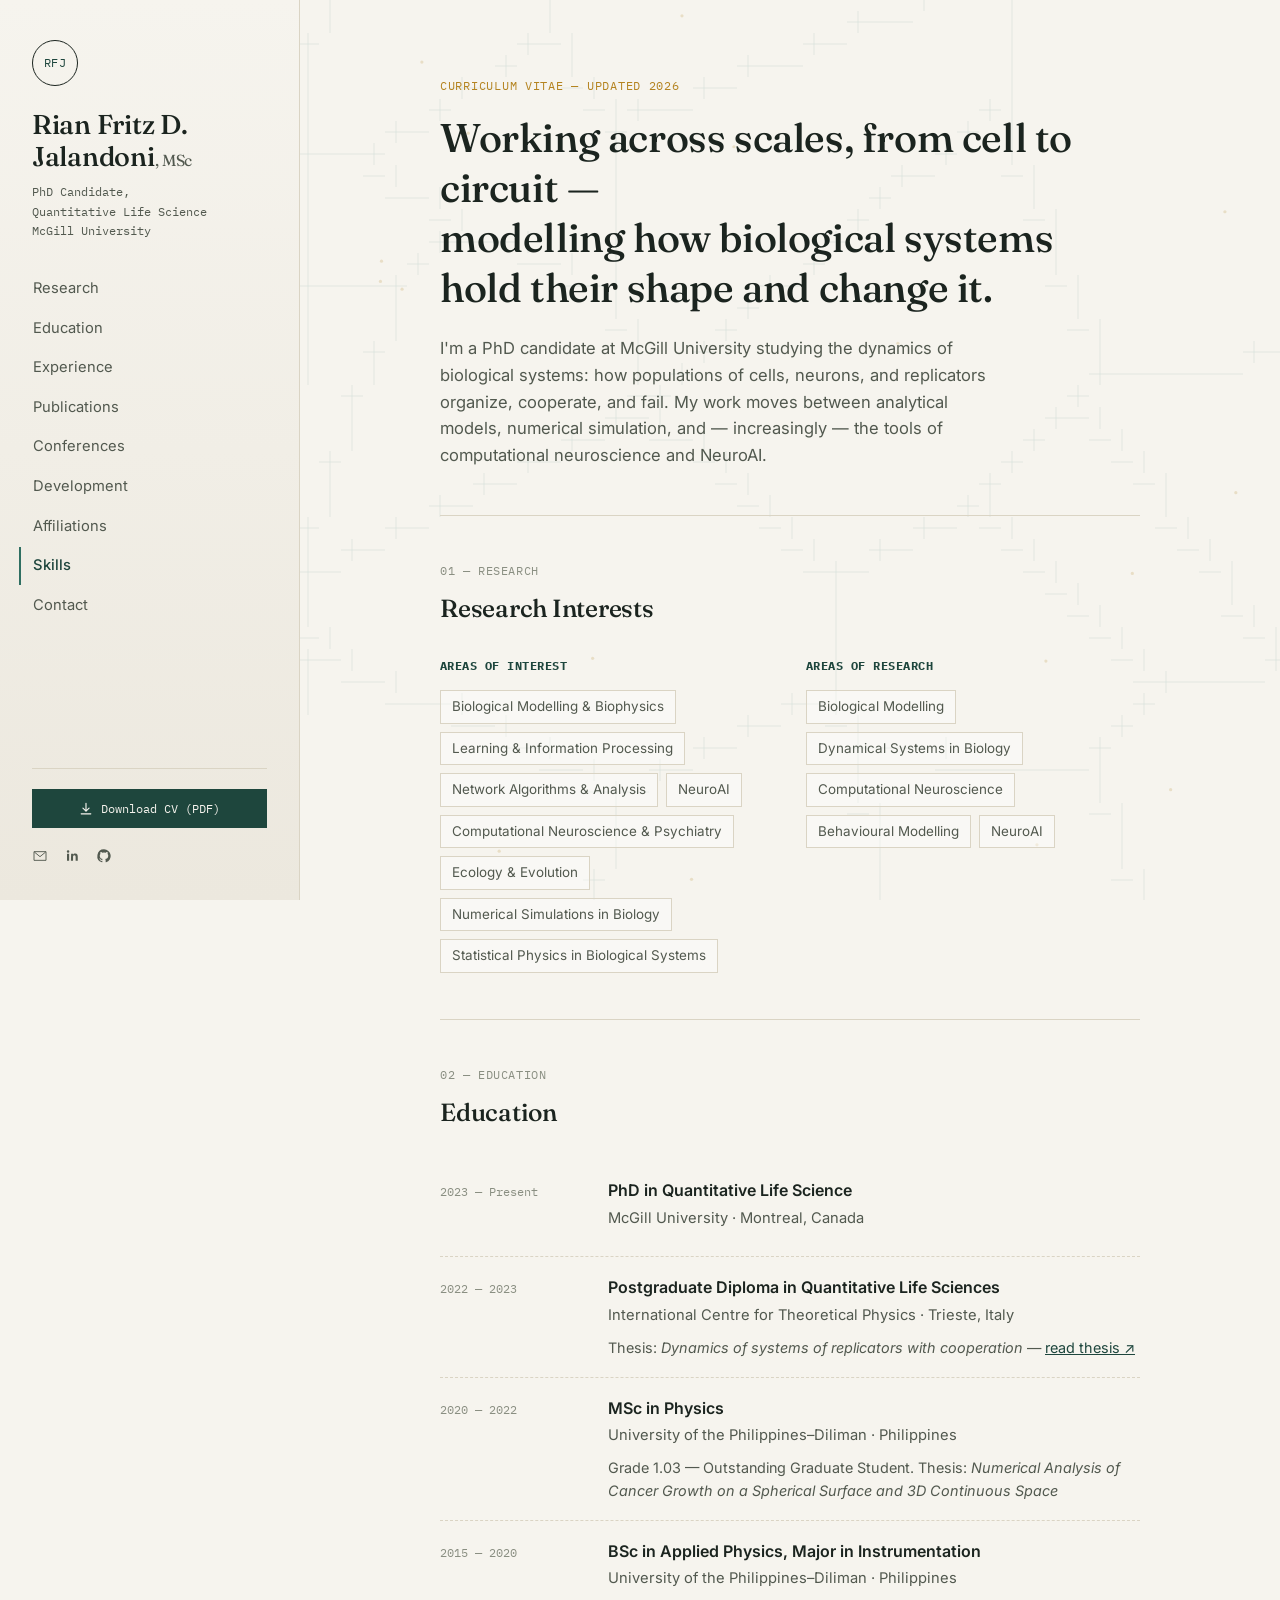
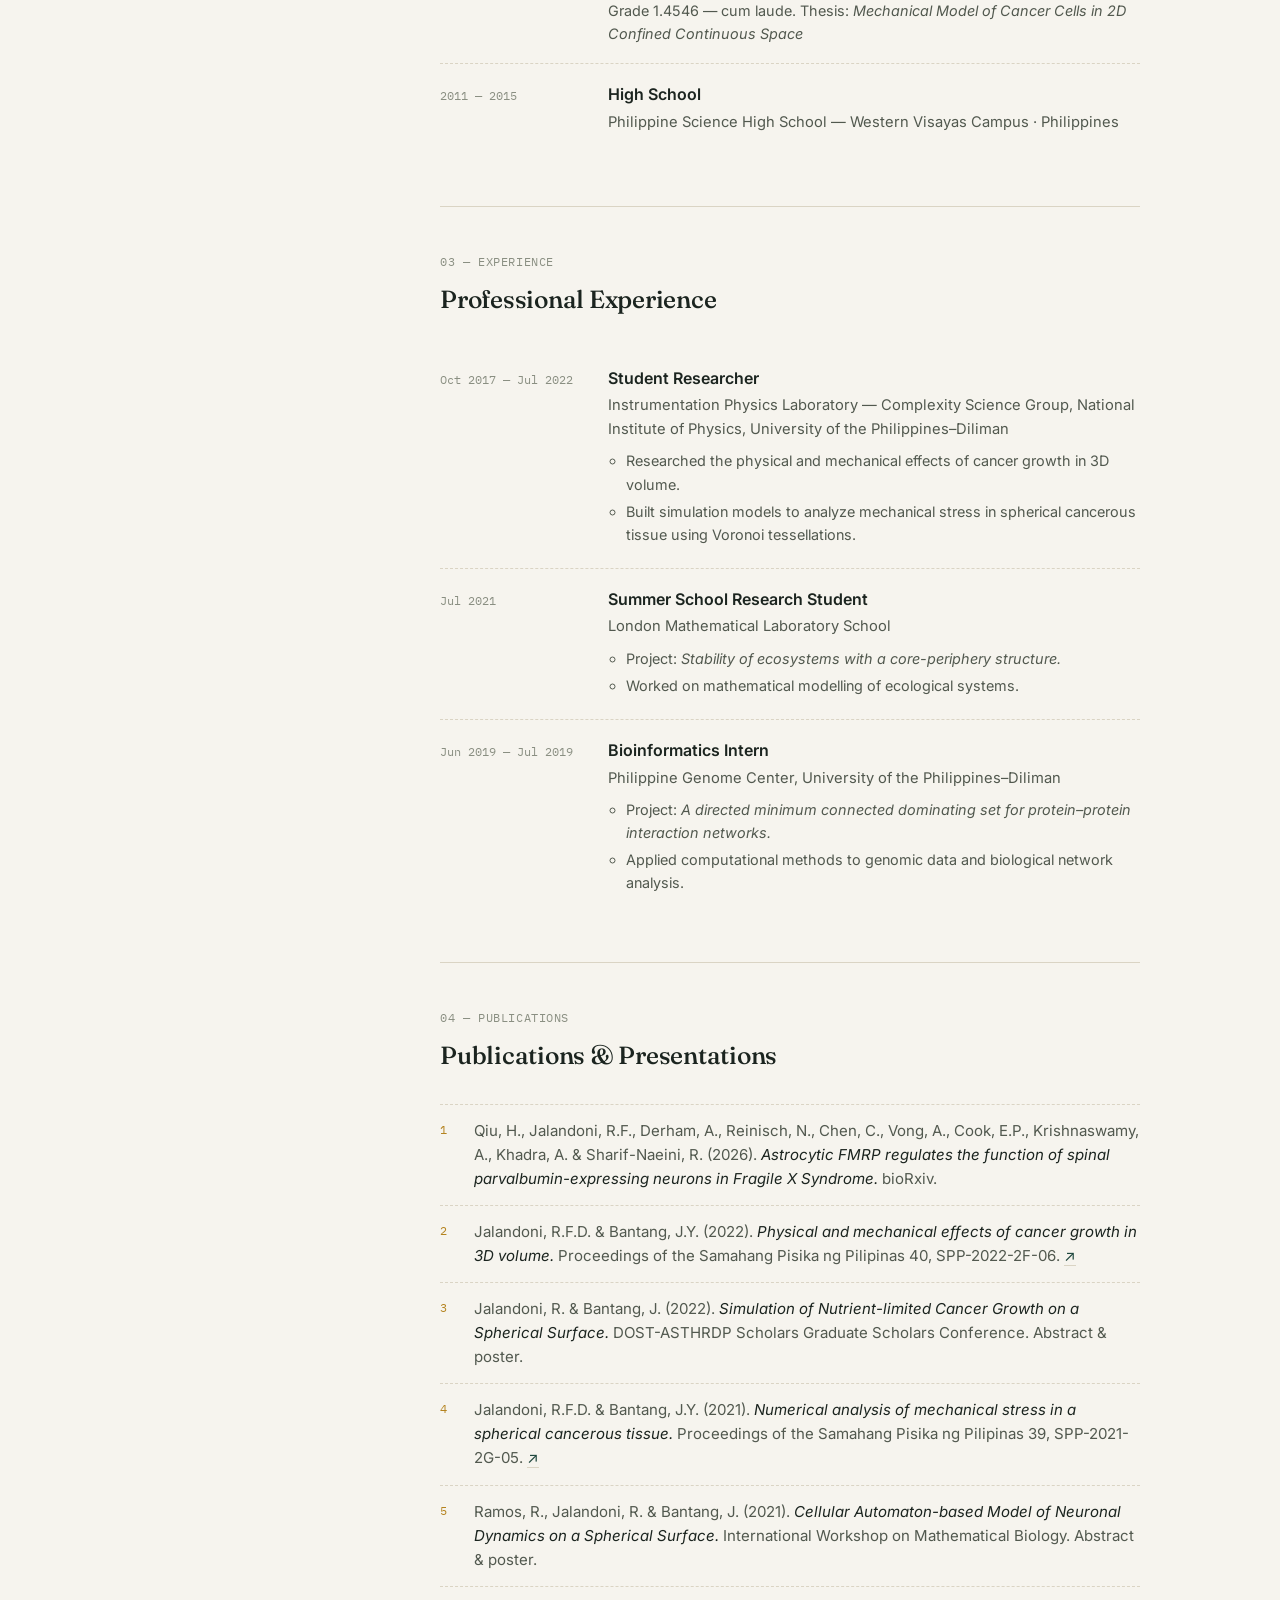
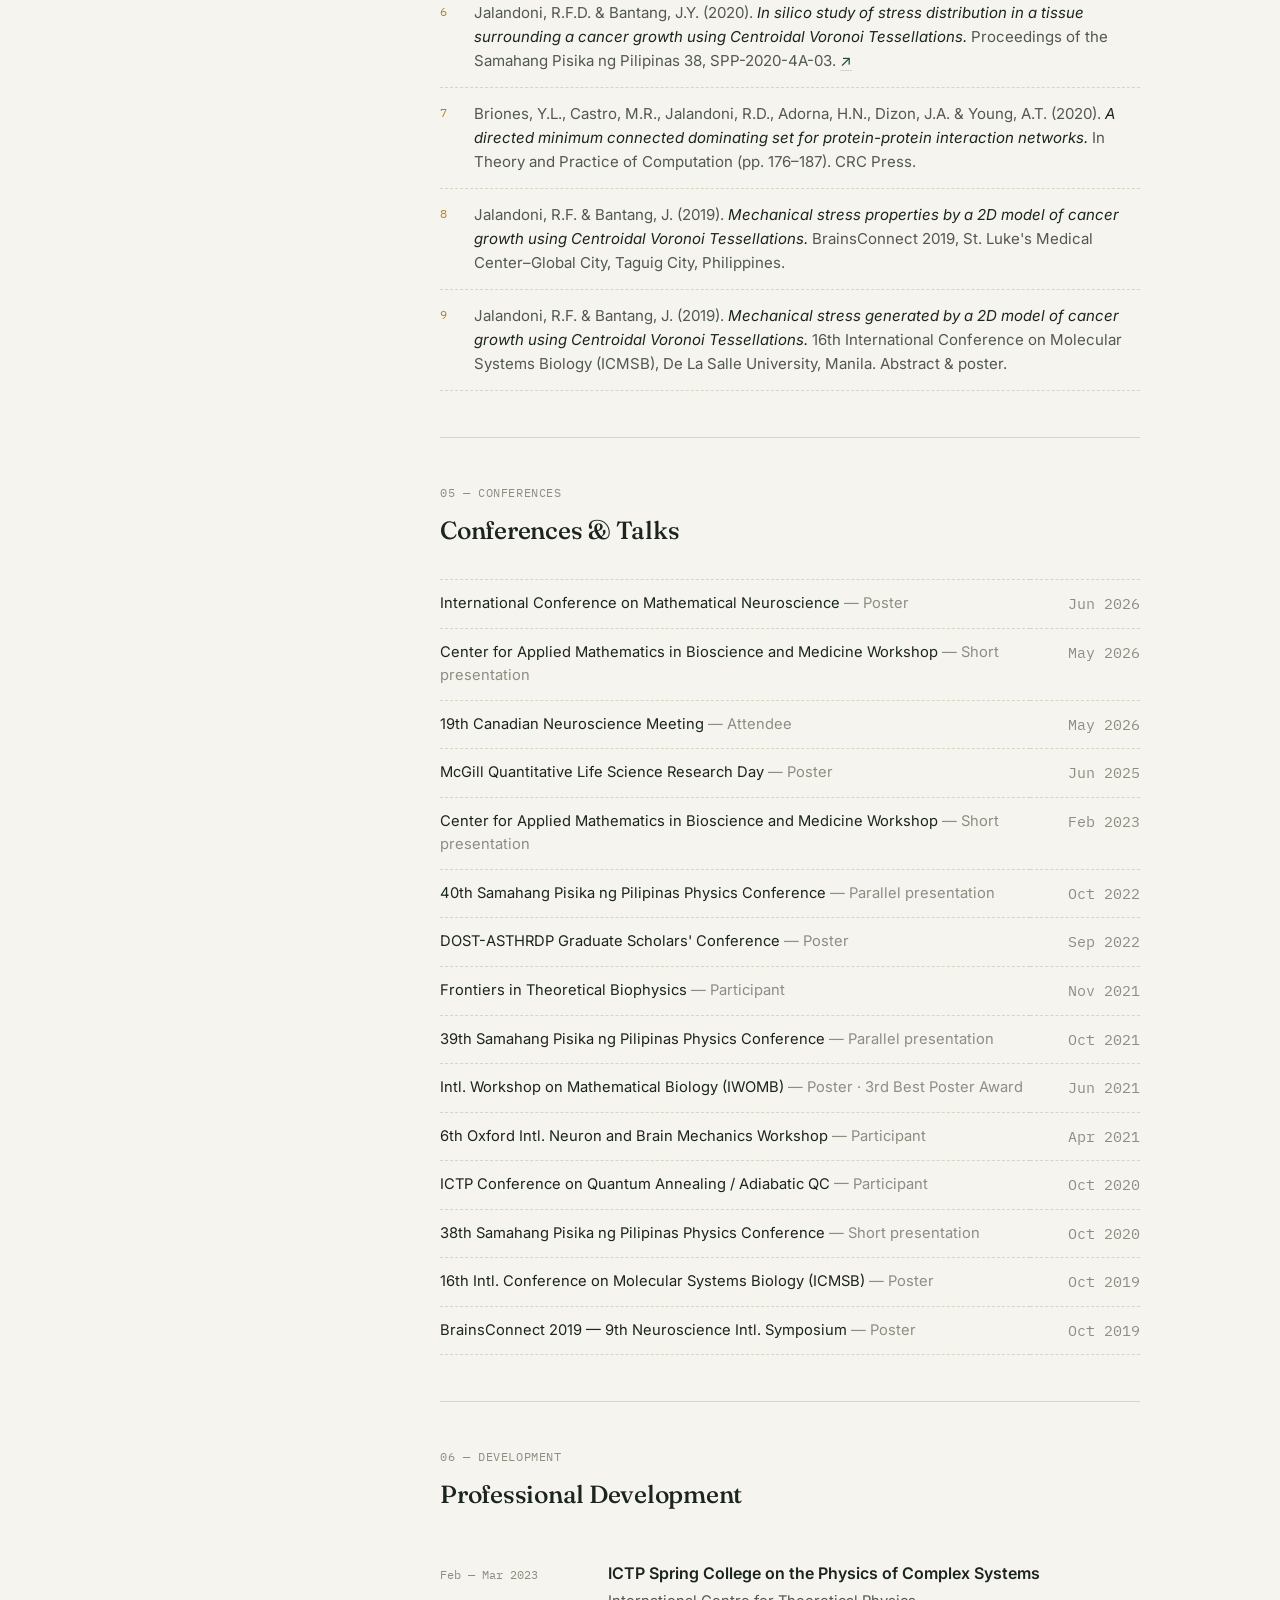
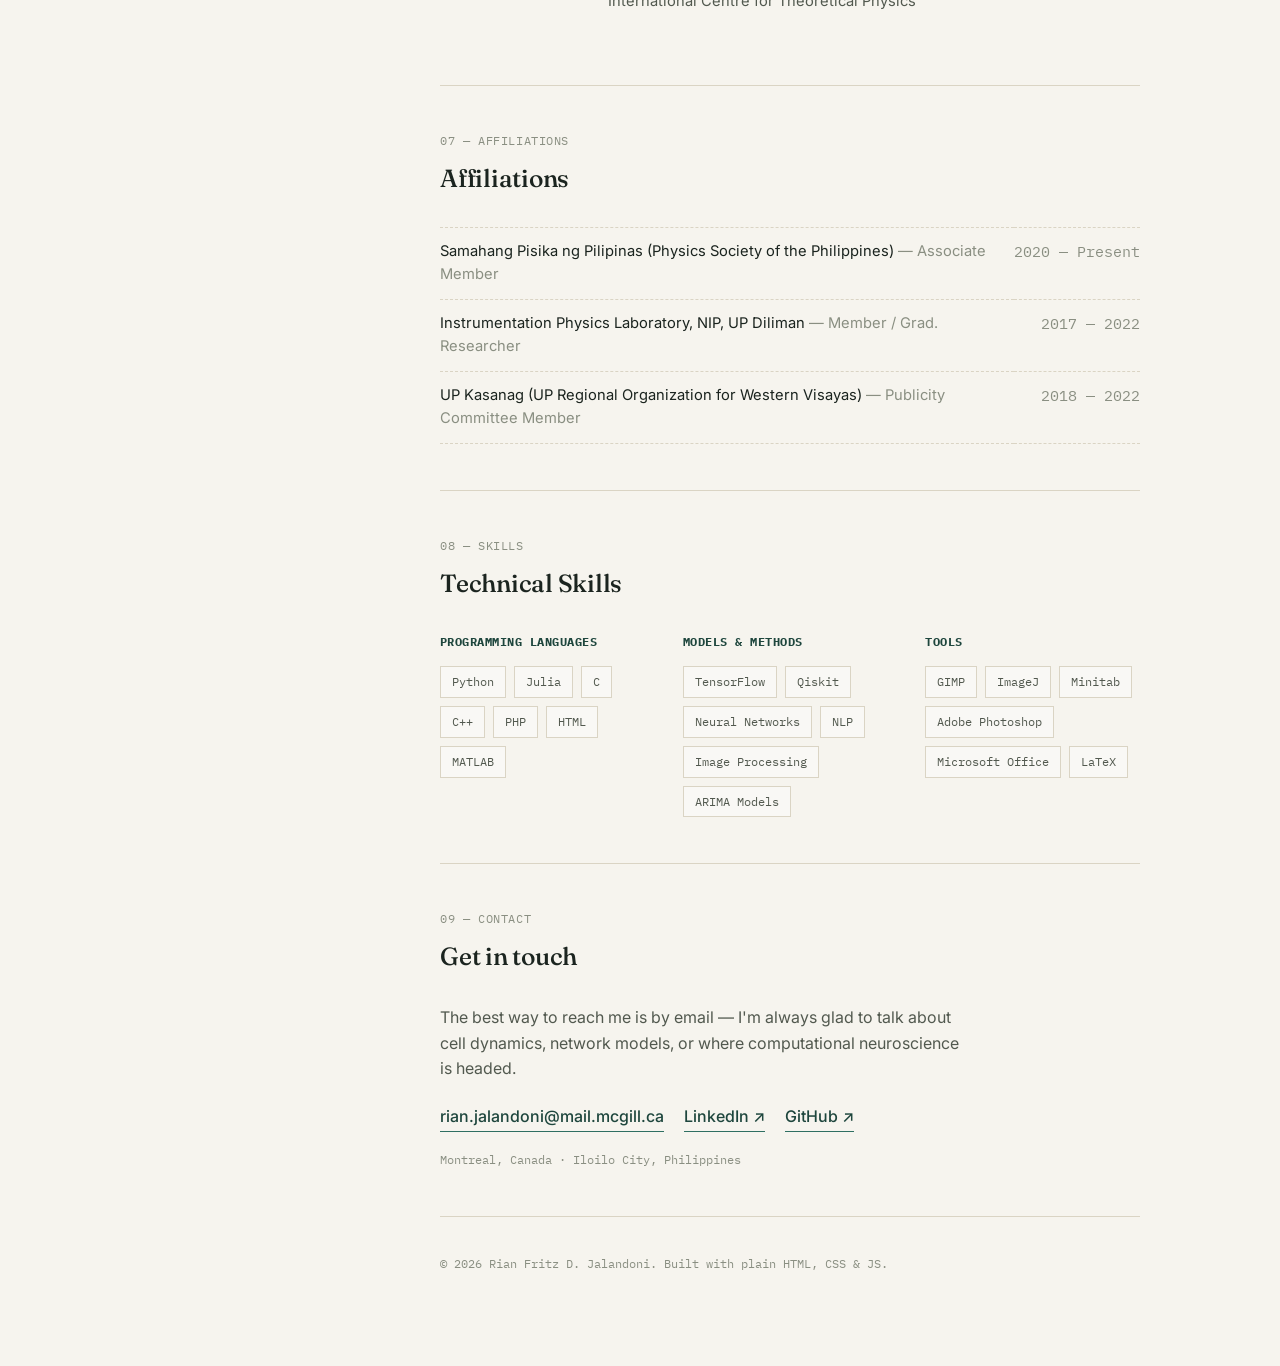
<file: index.html>
<!DOCTYPE html>
<html lang="en">
<head>
<meta charset="UTF-8">
<meta name="viewport" content="width=device-width, initial-scale=1.0">
<title>Rian Fritz D. Jalandoni — Curriculum Vitae</title>
<meta name="description" content="Rian Fritz D. Jalandoni — PhD Candidate in Quantitative Life Science at McGill University. Research on dynamical systems, network models, and computational neuroscience across biological scales.">

<link rel="icon" type="image/svg+xml" href="assets/img/favicon.svg">
<link rel="preconnect" href="https://fonts.googleapis.com">
<link rel="preconnect" href="https://fonts.gstatic.com" crossorigin>
<link href="https://fonts.googleapis.com/css2?family=Fraunces:ital,opsz,wght@0,9..144,400;0,9..144,500;0,9..144,600;1,9..144,500&family=Inter:wght@400;500;600&family=IBM+Plex+Mono:wght@400;500&display=swap" rel="stylesheet">
<link rel="stylesheet" href="assets/css/styles.css">
</head>
<body>

<a class="skip-link" href="#main">Skip to content</a>

<!-- ambient tessellation canvas, purely decorative -->
<canvas id="tessellation" aria-hidden="true"></canvas>

<div class="page">

  <!-- ============ SIDEBAR ============ -->
  <header class="sidebar" id="sidebar">
    <div class="sidebar-inner">

      <div class="identity">
        <div class="monogram" aria-hidden="true">RFJ</div>
        <h1 class="name">Rian Fritz D.<br>Jalandoni<span class="degree">, MSc</span></h1>
        <p class="role">PhD Candidate, Quantitative&nbsp;Life&nbsp;Science<br>McGill University</p>
      </div>

      <button class="nav-toggle" id="navToggle" aria-expanded="false" aria-controls="primaryNav">
        <span>Menu</span>
        <svg width="16" height="16" viewBox="0 0 16 16" fill="none"><path d="M2 4h12M2 8h12M2 12h12" stroke="currentColor" stroke-width="1.4" stroke-linecap="round"/></svg>
      </button>

      <nav class="primary-nav" id="primaryNav" aria-label="Section navigation">
        <a href="#research" class="nav-link">Research</a>
        <a href="#education" class="nav-link">Education</a>
        <a href="#experience" class="nav-link">Experience</a>
        <a href="#publications" class="nav-link">Publications</a>
        <a href="#conferences" class="nav-link">Conferences</a>
        <a href="#development" class="nav-link">Development</a>
        <a href="#affiliations" class="nav-link">Affiliations</a>
        <a href="#skills" class="nav-link">Skills</a>
        <a href="#contact" class="nav-link">Contact</a>
      </nav>

      <div class="sidebar-footer">
        <a class="cv-download" href="assets/Jalandoni_CV.pdf" download>
          <svg width="14" height="14" viewBox="0 0 16 16" fill="none"><path d="M8 1.5v9m0 0L4.5 7M8 10.5L11.5 7M2.5 13.5h11" stroke="currentColor" stroke-width="1.3" stroke-linecap="round" stroke-linejoin="round"/></svg>
          Download CV (PDF)
        </a>
        <ul class="social-row">
          <li><a href="mailto:rian.jalandoni@mail.mcgill.ca" title="Email" aria-label="Email">
            <svg width="16" height="16" viewBox="0 0 24 24" fill="none"><path d="M3 5.5h18v13H3z" stroke="currentColor" stroke-width="1.4"/><path d="M3.5 6l8.5 7 8.5-7" stroke="currentColor" stroke-width="1.4"/></svg>
          </a></li>
          <li><a href="https://www.linkedin.com/in/rian-fritz-jalandoni-0ab7b7190/" target="_blank" rel="noopener" title="LinkedIn" aria-label="LinkedIn">
            <svg width="16" height="16" viewBox="0 0 24 24" fill="none"><path d="M4.5 8.5h3.2V19H4.5zM6.1 3.5a1.9 1.9 0 110 3.8 1.9 1.9 0 010-3.8zM10.7 8.5h3.06v1.44h.04c.43-.8 1.47-1.65 3.02-1.65 3.23 0 3.83 2.05 3.83 4.72V19h-3.2v-5.35c0-1.28-.02-2.92-1.8-2.92-1.8 0-2.08 1.38-2.08 2.82V19h-3.2z" fill="currentColor"/></svg>
          </a></li>
          <li><a href="https://github.com/yourusername" target="_blank" rel="noopener" title="GitHub" aria-label="GitHub">
            <svg width="16" height="16" viewBox="0 0 24 24" fill="none"><path d="M12 2a10 10 0 00-3.16 19.49c.5.09.68-.22.68-.48v-1.7c-2.78.6-3.37-1.34-3.37-1.34-.46-1.15-1.11-1.46-1.11-1.46-.9-.62.07-.6.07-.6 1 .07 1.53 1.03 1.53 1.03.9 1.52 2.34 1.08 2.91.83.09-.65.35-1.08.63-1.33-2.22-.25-4.56-1.11-4.56-4.94 0-1.09.39-1.98 1.03-2.68-.1-.25-.45-1.27.1-2.64 0 0 .84-.27 2.75 1.02a9.53 9.53 0 015 0c1.91-1.29 2.75-1.02 2.75-1.02.55 1.37.2 2.39.1 2.64.64.7 1.03 1.59 1.03 2.68 0 3.84-2.34 4.68-4.57 4.93.36.31.68.92.68 1.85v2.74c0 .27.18.58.69.48A10 10 0 0012 2z" fill="currentColor"/></svg>
          </a></li>
        </ul>
      </div>

    </div>
  </header>

  <!-- ============ MAIN ============ -->
  <main id="main">

    <section class="hero">
      <p class="hero-eyebrow">Curriculum Vitae — updated 2026</p>
      <h2 class="hero-line">Working across scales, from cell to circuit —<br>modelling how biological systems hold their shape and change it.</h2>
      <p class="hero-sub">I'm a PhD candidate at McGill University studying the dynamics of biological systems: how populations of cells, neurons, and replicators organize, cooperate, and fail. My work moves between analytical models, numerical simulation, and — increasingly — the tools of computational neuroscience and NeuroAI.</p>
    </section>

    <!-- RESEARCH -->
    <section class="panel" id="research">
      <p class="eyebrow">01 — Research</p>
      <h3 class="panel-title">Research Interests</h3>
      <div class="research-grid">
        <div class="research-block">
          <h4>Areas of interest</h4>
          <ul class="tag-list">
            <li>Biological Modelling &amp; Biophysics</li>
            <li>Learning &amp; Information Processing</li>
            <li>Network Algorithms &amp; Analysis</li>
            <li>NeuroAI</li>
            <li>Computational Neuroscience &amp; Psychiatry</li>
            <li>Ecology &amp; Evolution</li>
            <li>Numerical Simulations in Biology</li>
            <li>Statistical Physics in Biological Systems</li>
          </ul>
        </div>
        <div class="research-block">
          <h4>Areas of research</h4>
          <ul class="tag-list">
            <li>Biological Modelling</li>
            <li>Dynamical Systems in Biology</li>
            <li>Computational Neuroscience</li>
            <li>Behavioural Modelling</li>
            <li>NeuroAI</li>
          </ul>
        </div>
      </div>
    </section>

    <!-- EDUCATION -->
    <section class="panel" id="education">
      <p class="eyebrow">02 — Education</p>
      <h3 class="panel-title">Education</h3>

      <ol class="timeline">
        <li class="entry">
          <div class="entry-meta"><span class="entry-date">2023 — Present</span></div>
          <div class="entry-body">
            <p class="entry-title">PhD in Quantitative Life Science</p>
            <p class="entry-org">McGill University · Montreal, Canada</p>
          </div>
        </li>
        <li class="entry">
          <div class="entry-meta"><span class="entry-date">2022 — 2023</span></div>
          <div class="entry-body">
            <p class="entry-title">Postgraduate Diploma in Quantitative Life Sciences</p>
            <p class="entry-org">International Centre for Theoretical Physics · Trieste, Italy</p>
            <p class="entry-detail">Thesis: <em>Dynamics of systems of replicators with cooperation</em> — <a href="https://ictp.primo.exlibrisgroup.com/permalink/39ICT_INST/1bcnctb/alma990001607490109086" target="_blank" rel="noopener">read thesis ↗</a></p>
          </div>
        </li>
        <li class="entry">
          <div class="entry-meta"><span class="entry-date">2020 — 2022</span></div>
          <div class="entry-body">
            <p class="entry-title">MSc in Physics</p>
            <p class="entry-org">University of the Philippines–Diliman · Philippines</p>
            <p class="entry-detail">Grade 1.03 — Outstanding Graduate Student. Thesis: <em>Numerical Analysis of Cancer Growth on a Spherical Surface and 3D Continuous Space</em></p>
          </div>
        </li>
        <li class="entry">
          <div class="entry-meta"><span class="entry-date">2015 — 2020</span></div>
          <div class="entry-body">
            <p class="entry-title">BSc in Applied Physics, Major in Instrumentation</p>
            <p class="entry-org">University of the Philippines–Diliman · Philippines</p>
            <p class="entry-detail">Grade 1.4546 — cum laude. Thesis: <em>Mechanical Model of Cancer Cells in 2D Confined Continuous Space</em></p>
          </div>
        </li>
        <li class="entry">
          <div class="entry-meta"><span class="entry-date">2011 — 2015</span></div>
          <div class="entry-body">
            <p class="entry-title">High School</p>
            <p class="entry-org">Philippine Science High School — Western Visayas Campus · Philippines</p>
          </div>
        </li>
      </ol>
    </section>

    <!-- EXPERIENCE -->
    <section class="panel" id="experience">
      <p class="eyebrow">03 — Experience</p>
      <h3 class="panel-title">Professional Experience</h3>

      <ol class="timeline">
        <li class="entry">
          <div class="entry-meta"><span class="entry-date">Oct 2017 — Jul 2022</span></div>
          <div class="entry-body">
            <p class="entry-title">Student Researcher</p>
            <p class="entry-org">Instrumentation Physics Laboratory — Complexity Science Group, National Institute of Physics, University of the Philippines–Diliman</p>
            <ul class="detail-list">
              <li>Researched the physical and mechanical effects of cancer growth in 3D volume.</li>
              <li>Built simulation models to analyze mechanical stress in spherical cancerous tissue using Voronoi tessellations.</li>
            </ul>
          </div>
        </li>
        <li class="entry">
          <div class="entry-meta"><span class="entry-date">Jul 2021</span></div>
          <div class="entry-body">
            <p class="entry-title">Summer School Research Student</p>
            <p class="entry-org">London Mathematical Laboratory School</p>
            <ul class="detail-list">
              <li>Project: <em>Stability of ecosystems with a core-periphery structure.</em></li>
              <li>Worked on mathematical modelling of ecological systems.</li>
            </ul>
          </div>
        </li>
        <li class="entry">
          <div class="entry-meta"><span class="entry-date">Jun 2019 — Jul 2019</span></div>
          <div class="entry-body">
            <p class="entry-title">Bioinformatics Intern</p>
            <p class="entry-org">Philippine Genome Center, University of the Philippines–Diliman</p>
            <ul class="detail-list">
              <li>Project: <em>A directed minimum connected dominating set for protein–protein interaction networks.</em></li>
              <li>Applied computational methods to genomic data and biological network analysis.</li>
            </ul>
          </div>
        </li>
      </ol>
    </section>

    <!-- PUBLICATIONS -->
    <section class="panel" id="publications">
      <p class="eyebrow">04 — Publications</p>
      <h3 class="panel-title">Publications &amp; Presentations</h3>

      <ol class="pub-list">
        <li>
          <p class="pub-text">Qiu, H., Jalandoni, R.F., Derham, A., Reinisch, N., Chen, C., Vong, A., Cook, E.P., Krishnaswamy, A., Khadra, A. &amp; Sharif-Naeini, R. (2026). <em>Astrocytic FMRP regulates the function of spinal parvalbumin-expressing neurons in Fragile X Syndrome.</em> bioRxiv.</p>
        </li>
        <li>
          <p class="pub-text">Jalandoni, R.F.D. &amp; Bantang, J.Y. (2022). <em>Physical and mechanical effects of cancer growth in 3D volume.</em> Proceedings of the Samahang Pisika ng Pilipinas 40, SPP-2022-2F-06. <a href="https://proceedings.spp-online.org/article/view/SPP-2022-2F-06" target="_blank" rel="noopener">↗</a></p>
        </li>
        <li>
          <p class="pub-text">Jalandoni, R. &amp; Bantang, J. (2022). <em>Simulation of Nutrient-limited Cancer Growth on a Spherical Surface.</em> DOST-ASTHRDP Scholars Graduate Scholars Conference. Abstract &amp; poster.</p>
        </li>
        <li>
          <p class="pub-text">Jalandoni, R.F.D. &amp; Bantang, J.Y. (2021). <em>Numerical analysis of mechanical stress in a spherical cancerous tissue.</em> Proceedings of the Samahang Pisika ng Pilipinas 39, SPP-2021-2G-05. <a href="https://proceedings.spp-online.org/article/view/SPP-2021-2G-05" target="_blank" rel="noopener">↗</a></p>
        </li>
        <li>
          <p class="pub-text">Ramos, R., Jalandoni, R. &amp; Bantang, J. (2021). <em>Cellular Automaton-based Model of Neuronal Dynamics on a Spherical Surface.</em> International Workshop on Mathematical Biology. Abstract &amp; poster.</p>
        </li>
        <li>
          <p class="pub-text">Jalandoni, R.F.D. &amp; Bantang, J.Y. (2020). <em>In silico study of stress distribution in a tissue surrounding a cancer growth using Centroidal Voronoi Tessellations.</em> Proceedings of the Samahang Pisika ng Pilipinas 38, SPP-2020-4A-03. <a href="https://paperview.spp-online.org/proceedings/article/view/SPP-2020-4A-03" target="_blank" rel="noopener">↗</a></p>
        </li>
        <li>
          <p class="pub-text">Briones, Y.L., Castro, M.R., Jalandoni, R.D., Adorna, H.N., Dizon, J.A. &amp; Young, A.T. (2020). <em>A directed minimum connected dominating set for protein-protein interaction networks.</em> In Theory and Practice of Computation (pp. 176–187). CRC Press.</p>
        </li>
        <li>
          <p class="pub-text">Jalandoni, R.F. &amp; Bantang, J. (2019). <em>Mechanical stress properties by a 2D model of cancer growth using Centroidal Voronoi Tessellations.</em> BrainsConnect 2019, St. Luke's Medical Center–Global City, Taguig City, Philippines.</p>
        </li>
        <li>
          <p class="pub-text">Jalandoni, R.F. &amp; Bantang, J. (2019). <em>Mechanical stress generated by a 2D model of cancer growth using Centroidal Voronoi Tessellations.</em> 16th International Conference on Molecular Systems Biology (ICMSB), De La Salle University, Manila. Abstract &amp; poster.</p>
        </li>
      </ol>
    </section>

    <!-- CONFERENCES -->
    <section class="panel" id="conferences">
      <p class="eyebrow">05 — Conferences</p>
      <h3 class="panel-title">Conferences &amp; Talks</h3>

      <table class="conf-table">
        <tbody>
          <tr><td class="conf-name">International Conference on Mathematical Neuroscience <span class="conf-role">— Poster</span></td><td class="conf-date">Jun 2026</td></tr>
          <tr><td class="conf-name">Center for Applied Mathematics in Bioscience and Medicine Workshop <span class="conf-role">— Short presentation</span></td><td class="conf-date">May 2026</td></tr>
          <tr><td class="conf-name">19th Canadian Neuroscience Meeting <span class="conf-role">— Attendee</span></td><td class="conf-date">May 2026</td></tr>
          <tr><td class="conf-name">McGill Quantitative Life Science Research Day <span class="conf-role">— Poster</span></td><td class="conf-date">Jun 2025</td></tr>
          <tr><td class="conf-name">Center for Applied Mathematics in Bioscience and Medicine Workshop <span class="conf-role">— Short presentation</span></td><td class="conf-date">Feb 2023</td></tr>
          <tr><td class="conf-name">40th Samahang Pisika ng Pilipinas Physics Conference <span class="conf-role">— Parallel presentation</span></td><td class="conf-date">Oct 2022</td></tr>
          <tr><td class="conf-name">DOST-ASTHRDP Graduate Scholars' Conference <span class="conf-role">— Poster</span></td><td class="conf-date">Sep 2022</td></tr>
          <tr><td class="conf-name">Frontiers in Theoretical Biophysics <span class="conf-role">— Participant</span></td><td class="conf-date">Nov 2021</td></tr>
          <tr><td class="conf-name">39th Samahang Pisika ng Pilipinas Physics Conference <span class="conf-role">— Parallel presentation</span></td><td class="conf-date">Oct 2021</td></tr>
          <tr><td class="conf-name">Intl. Workshop on Mathematical Biology (IWOMB) <span class="conf-role">— Poster · 3rd Best Poster Award</span></td><td class="conf-date">Jun 2021</td></tr>
          <tr><td class="conf-name">6th Oxford Intl. Neuron and Brain Mechanics Workshop <span class="conf-role">— Participant</span></td><td class="conf-date">Apr 2021</td></tr>
          <tr><td class="conf-name">ICTP Conference on Quantum Annealing / Adiabatic QC <span class="conf-role">— Participant</span></td><td class="conf-date">Oct 2020</td></tr>
          <tr><td class="conf-name">38th Samahang Pisika ng Pilipinas Physics Conference <span class="conf-role">— Short presentation</span></td><td class="conf-date">Oct 2020</td></tr>
          <tr><td class="conf-name">16th Intl. Conference on Molecular Systems Biology (ICMSB) <span class="conf-role">— Poster</span></td><td class="conf-date">Oct 2019</td></tr>
          <tr><td class="conf-name">BrainsConnect 2019 — 9th Neuroscience Intl. Symposium <span class="conf-role">— Poster</span></td><td class="conf-date">Oct 2019</td></tr>
        </tbody>
      </table>
    </section>

    <!-- PROFESSIONAL DEVELOPMENT -->
    <section class="panel" id="development">
      <p class="eyebrow">06 — Development</p>
      <h3 class="panel-title">Professional Development</h3>
      <div class="entry">
        <div class="entry-meta"><span class="entry-date">Feb — Mar 2023</span></div>
        <div class="entry-body">
          <p class="entry-title">ICTP Spring College on the Physics of Complex Systems</p>
          <p class="entry-org">International Centre for Theoretical Physics</p>
        </div>
      </div>
    </section>

    <!-- AFFILIATIONS -->
    <section class="panel" id="affiliations">
      <p class="eyebrow">07 — Affiliations</p>
      <h3 class="panel-title">Affiliations</h3>
      <table class="conf-table">
        <tbody>
          <tr><td class="conf-name">Samahang Pisika ng Pilipinas (Physics Society of the Philippines) <span class="conf-role">— Associate Member</span></td><td class="conf-date">2020 — Present</td></tr>
          <tr><td class="conf-name">Instrumentation Physics Laboratory, NIP, UP Diliman <span class="conf-role">— Member / Grad. Researcher</span></td><td class="conf-date">2017 — 2022</td></tr>
          <tr><td class="conf-name">UP Kasanag (UP Regional Organization for Western Visayas) <span class="conf-role">— Publicity Committee Member</span></td><td class="conf-date">2018 — 2022</td></tr>
        </tbody>
      </table>
    </section>

    <!-- SKILLS -->
    <section class="panel" id="skills">
      <p class="eyebrow">08 — Skills</p>
      <h3 class="panel-title">Technical Skills</h3>
      <div class="skills-grid">
        <div class="skill-block">
          <h4>Programming languages</h4>
          <ul class="tag-list mono">
            <li>Python</li><li>Julia</li><li>C</li><li>C++</li><li>PHP</li><li>HTML</li><li>MATLAB</li>
          </ul>
        </div>
        <div class="skill-block">
          <h4>Models &amp; methods</h4>
          <ul class="tag-list mono">
            <li>TensorFlow</li><li>Qiskit</li><li>Neural Networks</li><li>NLP</li><li>Image Processing</li><li>ARIMA Models</li>
          </ul>
        </div>
        <div class="skill-block">
          <h4>Tools</h4>
          <ul class="tag-list mono">
            <li>GIMP</li><li>ImageJ</li><li>Minitab</li><li>Adobe Photoshop</li><li>Microsoft Office</li><li>LaTeX</li>
          </ul>
        </div>
      </div>
    </section>

    <!-- CONTACT / FOOTER -->
    <section class="panel contact-panel" id="contact">
      <p class="eyebrow">09 — Contact</p>
      <h3 class="panel-title">Get in touch</h3>
      <p class="contact-text">The best way to reach me is by email — I'm always glad to talk about cell dynamics, network models, or where computational neuroscience is headed.</p>
      <div class="contact-links">
        <a class="contact-link" href="mailto:rian.jalandoni@mail.mcgill.ca">rian.jalandoni@mail.mcgill.ca</a>
        <a class="contact-link" href="https://www.linkedin.com/in/rian-fritz-jalandoni-0ab7b7190/" target="_blank" rel="noopener">LinkedIn ↗</a>
        <a class="contact-link" href="https://github.com/yourusername" target="_blank" rel="noopener">GitHub ↗</a>
      </div>
      <p class="location-line">Montreal, Canada · Iloilo City, Philippines</p>
    </section>

    <footer class="site-footer">
      <p>© 2026 Rian Fritz D. Jalandoni. Built with plain HTML, CSS &amp; JS.</p>
    </footer>

  </main>
</div>

<script src="assets/js/main.js"></script>
</body>
</html>
</file>
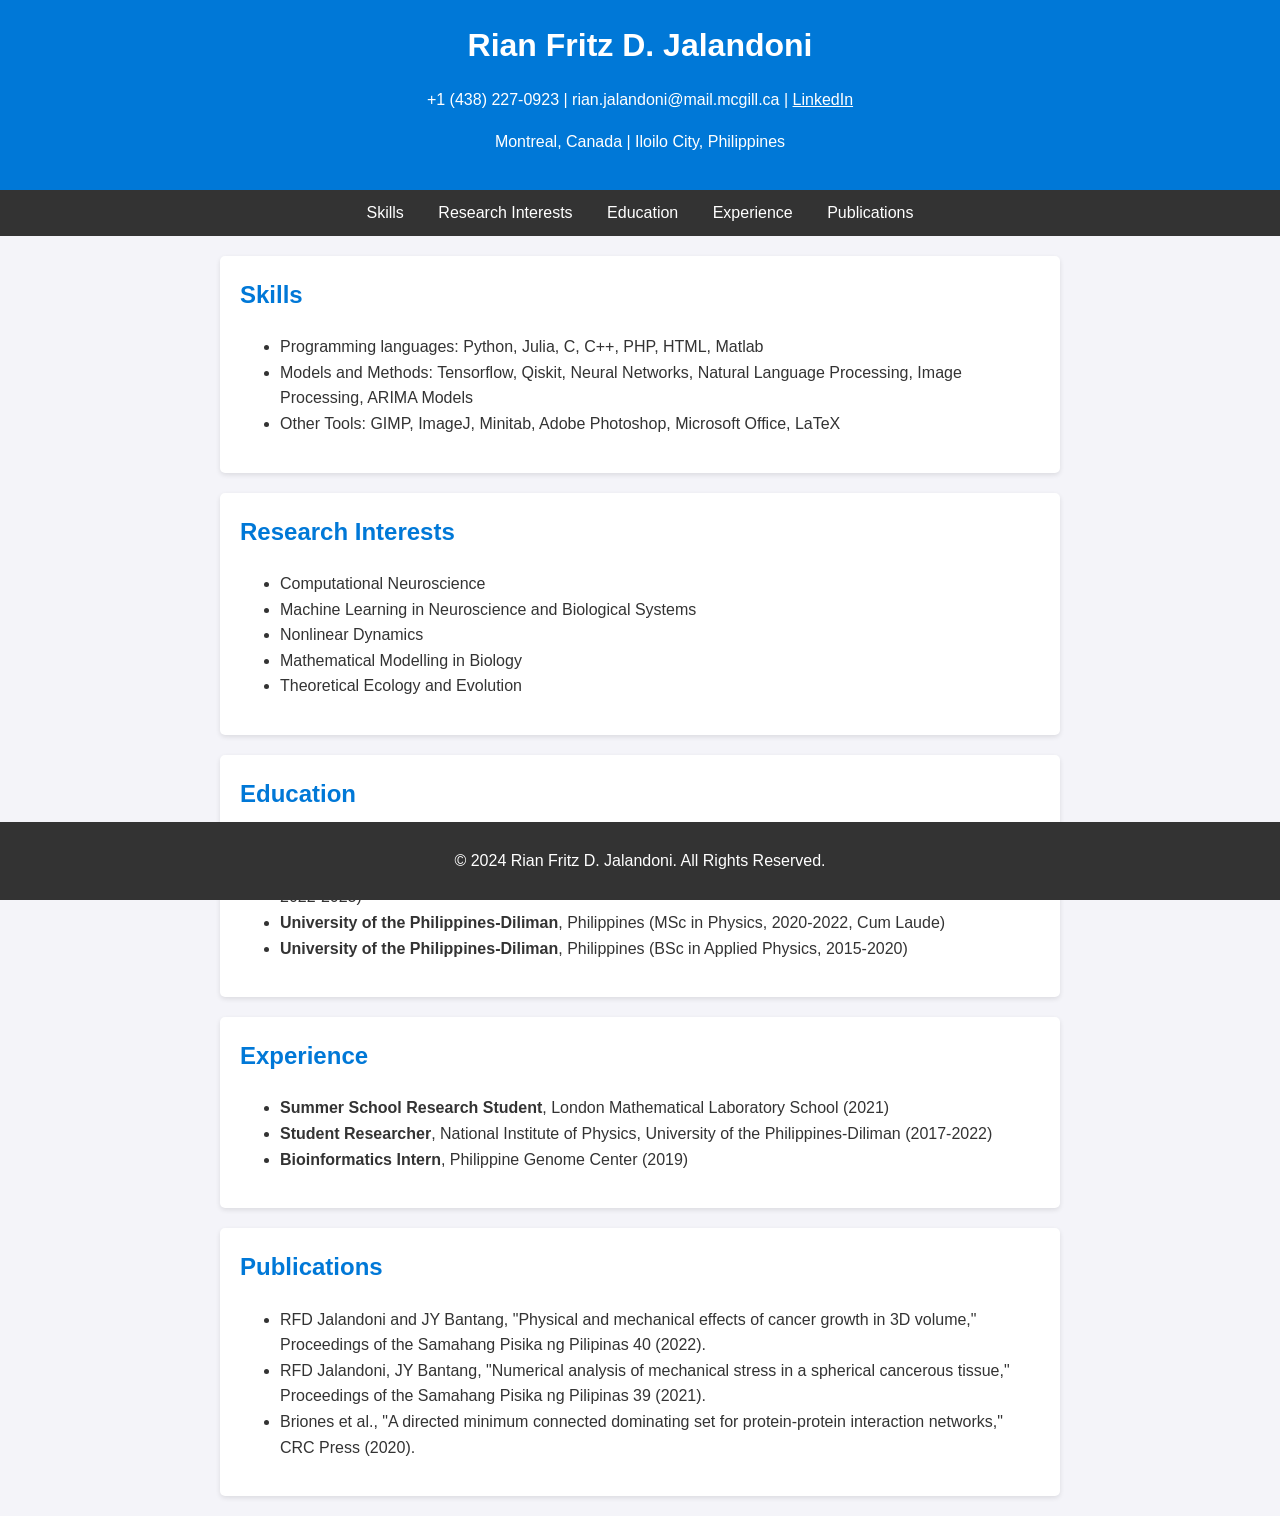
<file: curriculum-vitae-jalandonirfd.html>
<!DOCTYPE html>
<html lang="en">
<head>
    <meta charset="UTF-8">
    <meta name="viewport" content="width=device-width, initial-scale=1.0">
    <title>Rian Fritz D. Jalandoni - CV</title>
    <style>
        body {
            font-family: Arial, sans-serif;
            margin: 0;
            padding: 0;
            line-height: 1.6;
            background-color: #f4f4f9;
            color: #333;
        }
        header {
            background: #0078d7;
            color: white;
            padding: 20px 0;
            text-align: center;
        }
        header h1 {
            margin: 0;
        }
        nav {
            background: #333;
            color: white;
            padding: 10px 0;
            text-align: center;
        }
        nav a {
            color: white;
            margin: 0 15px;
            text-decoration: none;
        }
        nav a:hover {
            text-decoration: underline;
        }
        section {
            padding: 20px;
            margin: 20px auto;
            max-width: 800px;
            background: white;
            border-radius: 5px;
            box-shadow: 0 2px 5px rgba(0, 0, 0, 0.1);
        }
        section h2 {
            color: #0078d7;
            margin-top: 0;
        }
        footer {
            text-align: center;
            padding: 10px 0;
            background: #333;
            color: white;
            position: fixed;
            bottom: 0;
            width: 100%;
        }
    </style>
</head>
<body>
    <header>
        <h1>Rian Fritz D. Jalandoni</h1>
        <p>+1 (438) 227-0923 | rian.jalandoni@mail.mcgill.ca | <a href="https://www.linkedin.com/in/rian-fritz-jalandoni-0ab7b7190/" style="color: white;">LinkedIn</a></p>
        <p>Montreal, Canada | Iloilo City, Philippines</p>
    </header>
    <nav>
        <a href="#skills">Skills</a>
        <a href="#research">Research Interests</a>
        <a href="#education">Education</a>
        <a href="#experience">Experience</a>
        <a href="#publications">Publications</a>
    </nav>
    <section id="skills">
        <h2>Skills</h2>
        <ul>
            <li>Programming languages: Python, Julia, C, C++, PHP, HTML, Matlab</li>
            <li>Models and Methods: Tensorflow, Qiskit, Neural Networks, Natural Language Processing, Image Processing, ARIMA Models</li>
            <li>Other Tools: GIMP, ImageJ, Minitab, Adobe Photoshop, Microsoft Office, LaTeX</li>
        </ul>
    </section>
    <section id="research">
        <h2>Research Interests</h2>
        <ul>
            <li>Computational Neuroscience</li>
            <li>Machine Learning in Neuroscience and Biological Systems</li>
            <li>Nonlinear Dynamics</li>
            <li>Mathematical Modelling in Biology</li>
            <li>Theoretical Ecology and Evolution</li>
        </ul>
    </section>
    <section id="education">
        <h2>Education</h2>
        <ul>
            <li><strong>McGill University</strong>, Montreal, Canada (PhD in Quantitative Life Science, 2023-Present)</li>
            <li><strong>International Centre for Theoretical Physics</strong>, Italy (Postgraduate Diploma in Quantitative Life Sciences, 2022-2023)</li>
            <li><strong>University of the Philippines-Diliman</strong>, Philippines (MSc in Physics, 2020-2022, Cum Laude)</li>
            <li><strong>University of the Philippines-Diliman</strong>, Philippines (BSc in Applied Physics, 2015-2020)</li>
        </ul>
    </section>
    <section id="experience">
        <h2>Experience</h2>
        <ul>
            <li><strong>Summer School Research Student</strong>, London Mathematical Laboratory School (2021)</li>
            <li><strong>Student Researcher</strong>, National Institute of Physics, University of the Philippines-Diliman (2017-2022)</li>
            <li><strong>Bioinformatics Intern</strong>, Philippine Genome Center (2019)</li>
        </ul>
    </section>
    <section id="publications">
        <h2>Publications</h2>
        <ul>
            <li>RFD Jalandoni and JY Bantang, "Physical and mechanical effects of cancer growth in 3D volume," Proceedings of the Samahang Pisika ng Pilipinas 40 (2022).</li>
            <li>RFD Jalandoni, JY Bantang, "Numerical analysis of mechanical stress in a spherical cancerous tissue," Proceedings of the Samahang Pisika ng Pilipinas 39 (2021).</li>
            <li>Briones et al., "A directed minimum connected dominating set for protein-protein interaction networks," CRC Press (2020).</li>
        </ul>
    </section>
    <footer>
        <p>&copy; 2024 Rian Fritz D. Jalandoni. All Rights Reserved.</p>
    </footer>
</body>
</html>
</file>
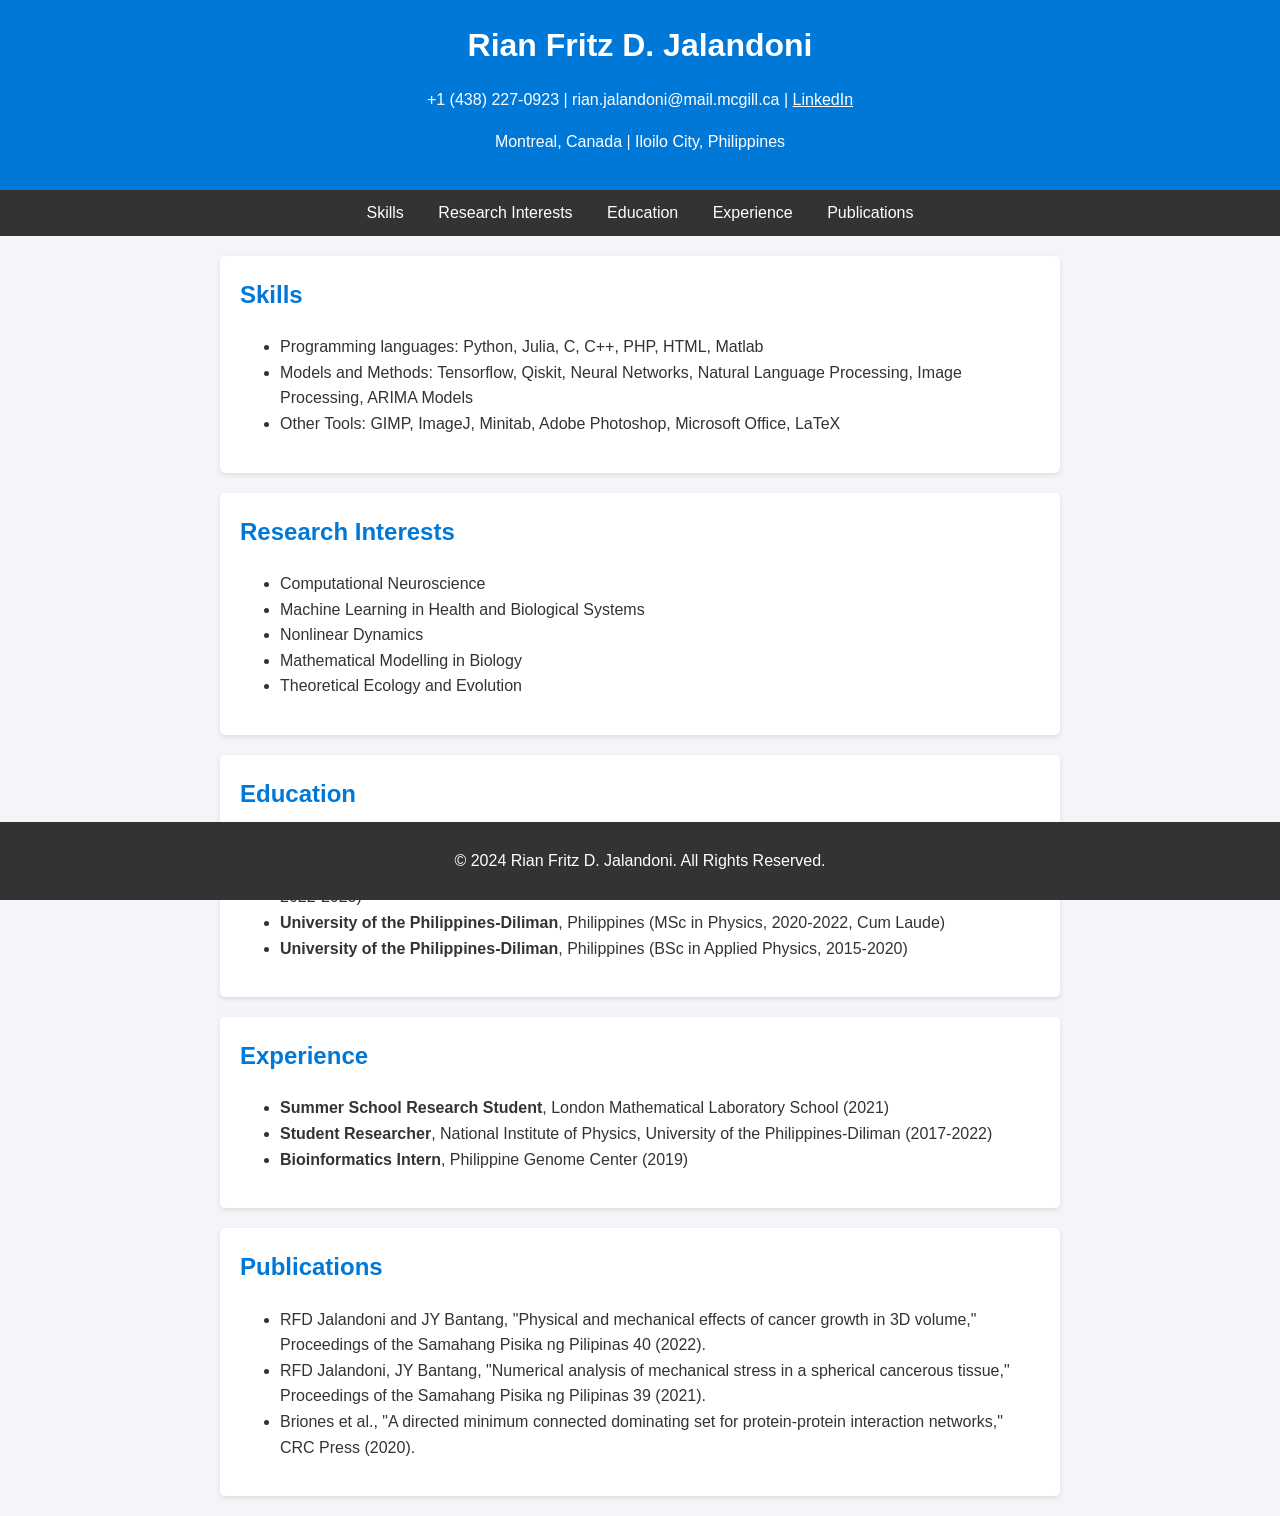
<file: sample_webpage.html>
<!DOCTYPE html>
<html lang="en">
<head>
    <meta charset="UTF-8">
    <meta name="viewport" content="width=device-width, initial-scale=1.0">
    <title>Rian Fritz D. Jalandoni - CV</title>
    <style>
        body {
            font-family: Arial, sans-serif;
            margin: 0;
            padding: 0;
            line-height: 1.6;
            background-color: #f4f4f9;
            color: #333;
        }
        header {
            background: #0078d7;
            color: white;
            padding: 20px 0;
            text-align: center;
        }
        header h1 {
            margin: 0;
        }
        nav {
            background: #333;
            color: white;
            padding: 10px 0;
            text-align: center;
        }
        nav a {
            color: white;
            margin: 0 15px;
            text-decoration: none;
        }
        nav a:hover {
            text-decoration: underline;
        }
        section {
            padding: 20px;
            margin: 20px auto;
            max-width: 800px;
            background: white;
            border-radius: 5px;
            box-shadow: 0 2px 5px rgba(0, 0, 0, 0.1);
        }
        section h2 {
            color: #0078d7;
            margin-top: 0;
        }
        footer {
            text-align: center;
            padding: 10px 0;
            background: #333;
            color: white;
            position: fixed;
            bottom: 0;
            width: 100%;
        }
    </style>
</head>
<body>
    <header>
        <h1>Rian Fritz D. Jalandoni</h1>
        <p>+1 (438) 227-0923 | rian.jalandoni@mail.mcgill.ca | <a href="https://www.linkedin.com/in/rian-fritz-jalandoni-0ab7b7190/" style="color: white;">LinkedIn</a></p>
        <p>Montreal, Canada | Iloilo City, Philippines</p>
    </header>
    <nav>
        <a href="#skills">Skills</a>
        <a href="#research">Research Interests</a>
        <a href="#education">Education</a>
        <a href="#experience">Experience</a>
        <a href="#publications">Publications</a>
    </nav>
    <section id="skills">
        <h2>Skills</h2>
        <ul>
            <li>Programming languages: Python, Julia, C, C++, PHP, HTML, Matlab</li>
            <li>Models and Methods: Tensorflow, Qiskit, Neural Networks, Natural Language Processing, Image Processing, ARIMA Models</li>
            <li>Other Tools: GIMP, ImageJ, Minitab, Adobe Photoshop, Microsoft Office, LaTeX</li>
        </ul>
    </section>
    <section id="research">
        <h2>Research Interests</h2>
        <ul>
            <li>Computational Neuroscience</li>
            <li>Machine Learning in Health and Biological Systems</li>
            <li>Nonlinear Dynamics</li>
            <li>Mathematical Modelling in Biology</li>
            <li>Theoretical Ecology and Evolution</li>
        </ul>
    </section>
    <section id="education">
        <h2>Education</h2>
        <ul>
            <li><strong>McGill University</strong>, Montreal, Canada (PhD in Quantitative Life Science, 2023-Present)</li>
            <li><strong>International Centre for Theoretical Physics</strong>, Italy (Postgraduate Diploma in Quantitative Life Sciences, 2022-2023)</li>
            <li><strong>University of the Philippines-Diliman</strong>, Philippines (MSc in Physics, 2020-2022, Cum Laude)</li>
            <li><strong>University of the Philippines-Diliman</strong>, Philippines (BSc in Applied Physics, 2015-2020)</li>
        </ul>
    </section>
    <section id="experience">
        <h2>Experience</h2>
        <ul>
            <li><strong>Summer School Research Student</strong>, London Mathematical Laboratory School (2021)</li>
            <li><strong>Student Researcher</strong>, National Institute of Physics, University of the Philippines-Diliman (2017-2022)</li>
            <li><strong>Bioinformatics Intern</strong>, Philippine Genome Center (2019)</li>
        </ul>
    </section>
    <section id="publications">
        <h2>Publications</h2>
        <ul>
            <li>RFD Jalandoni and JY Bantang, "Physical and mechanical effects of cancer growth in 3D volume," Proceedings of the Samahang Pisika ng Pilipinas 40 (2022).</li>
            <li>RFD Jalandoni, JY Bantang, "Numerical analysis of mechanical stress in a spherical cancerous tissue," Proceedings of the Samahang Pisika ng Pilipinas 39 (2021).</li>
            <li>Briones et al., "A directed minimum connected dominating set for protein-protein interaction networks," CRC Press (2020).</li>
        </ul>
    </section>
    <footer>
        <p>&copy; 2024 Rian Fritz D. Jalandoni. All Rights Reserved.</p>
    </footer>
</body>
</html>
</file>
<file: assets/css/styles.css>
/* =========================================================
   Rian Fritz D. Jalandoni — CV
   Design tokens
   ========================================================= */
:root {
  --paper: #F6F4EE;
  --paper-dim: #ECE8DE;
  --ink: #1B241F;
  --ink-soft: #52594F;
  --ink-faint: #8A8F82;
  --line: #DAD4C4;
  --teal: #2F6F62;
  --teal-deep: #1E463D;
  --amber: #B4831F;

  --font-display: 'Fraunces', ui-serif, Georgia, serif;
  --font-body: 'Inter', ui-sans-serif, system-ui, -apple-system, sans-serif;
  --font-mono: 'IBM Plex Mono', ui-monospace, SFMono-Regular, Menlo, monospace;

  --sidebar-w: 300px;
  --content-max: 700px;
}

* { box-sizing: border-box; }

html {
  scroll-behavior: smooth;
  scroll-padding-top: 24px;
}

@media (prefers-reduced-motion: reduce) {
  html { scroll-behavior: auto; }
  * { animation: none !important; transition: none !important; }
}

body {
  margin: 0;
  background: var(--paper);
  color: var(--ink);
  font-family: var(--font-body);
  font-size: 16px;
  line-height: 1.6;
  -webkit-font-smoothing: antialiased;
}

.skip-link {
  position: absolute;
  left: -999px;
  top: 0;
  background: var(--ink);
  color: var(--paper);
  padding: 10px 16px;
  z-index: 1000;
}
.skip-link:focus {
  left: 12px;
  top: 12px;
}

a { color: inherit; }
a:focus-visible,
button:focus-visible {
  outline: 2px solid var(--teal);
  outline-offset: 2px;
}

/* =========================================================
   Ambient Voronoi tessellation canvas — signature element
   ========================================================= */
#tessellation {
  position: fixed;
  inset: 0;
  width: 100%;
  height: 100%;
  z-index: 0;
  pointer-events: none;
  opacity: 0.55;
}

/* =========================================================
   Page grid
   ========================================================= */
.page {
  position: relative;
  z-index: 1;
  display: grid;
  grid-template-columns: var(--sidebar-w) 1fr;
  min-height: 100vh;
}

/* ---------- Sidebar ---------- */
.sidebar {
  position: sticky;
  top: 0;
  align-self: start;
  height: 100vh;
  border-right: 1px solid var(--line);
  background: linear-gradient(180deg, var(--paper) 0%, var(--paper-dim) 100%);
  overflow-y: auto;
}

.sidebar-inner {
  min-height: 100%;
  display: flex;
  flex-direction: column;
  padding: 40px 32px 28px;
}

.monogram {
  width: 46px;
  height: 46px;
  border: 1px solid var(--ink);
  border-radius: 50%;
  display: flex;
  align-items: center;
  justify-content: center;
  font-family: var(--font-mono);
  font-size: 0.72rem;
  letter-spacing: 0.04em;
  margin-bottom: 22px;
  color: var(--teal-deep);
}

.name {
  font-family: var(--font-display);
  font-weight: 500;
  font-size: 1.7rem;
  line-height: 1.18;
  margin: 0 0 10px;
  letter-spacing: -0.01em;
}
.name .degree {
  font-size: 1rem;
  font-weight: 400;
  color: var(--ink-soft);
}

.role {
  font-family: var(--font-mono);
  font-size: 0.78rem;
  color: var(--ink-soft);
  line-height: 1.55;
  margin: 0 0 30px;
}

.nav-toggle {
  display: none;
  align-items: center;
  justify-content: space-between;
  width: 100%;
  background: transparent;
  border: 1px solid var(--line);
  color: var(--ink);
  font-family: var(--font-mono);
  font-size: 0.78rem;
  padding: 10px 14px;
  cursor: pointer;
  margin-bottom: 14px;
}

.primary-nav {
  display: flex;
  flex-direction: column;
  gap: 2px;
  margin-bottom: auto;
}

.nav-link {
  text-decoration: none;
  color: var(--ink-soft);
  font-size: 0.92rem;
  padding: 7px 0;
  border-left: 2px solid transparent;
  padding-left: 12px;
  margin-left: -13px;
  transition: color 0.15s ease, border-color 0.15s ease;
}
.nav-link:hover { color: var(--ink); }
.nav-link.active {
  color: var(--teal-deep);
  border-left-color: var(--teal);
  font-weight: 500;
}

.sidebar-footer {
  margin-top: 36px;
  padding-top: 20px;
  border-top: 1px solid var(--line);
}

.cv-download {
  display: inline-flex;
  align-items: center;
  gap: 8px;
  text-decoration: none;
  font-family: var(--font-mono);
  font-size: 0.76rem;
  color: var(--paper);
  background: var(--teal-deep);
  padding: 10px 14px;
  width: 100%;
  justify-content: center;
  transition: background 0.15s ease;
}
.cv-download:hover { background: var(--teal); }

.social-row {
  list-style: none;
  display: flex;
  gap: 16px;
  margin: 18px 0 0;
  padding: 0;
}
.social-row a {
  color: var(--ink-soft);
  transition: color 0.15s ease;
  display: inline-flex;
}
.social-row a:hover { color: var(--teal-deep); }

/* ---------- Main content ---------- */
main {
  padding: 0 40px 80px;
}

.hero {
  max-width: var(--content-max);
  margin: 0 auto;
  padding: 76px 0 46px;
}

.hero-eyebrow {
  font-family: var(--font-mono);
  font-size: 0.76rem;
  letter-spacing: 0.06em;
  text-transform: uppercase;
  color: var(--amber);
  margin: 0 0 18px;
}

.hero-line {
  font-family: var(--font-display);
  font-weight: 500;
  font-size: clamp(1.7rem, 3.4vw, 2.5rem);
  line-height: 1.25;
  letter-spacing: -0.01em;
  margin: 0 0 22px;
}

.hero-sub {
  font-size: 1.04rem;
  color: var(--ink-soft);
  max-width: 56ch;
  margin: 0;
}

.panel {
  max-width: var(--content-max);
  margin: 0 auto;
  padding: 46px 0;
  border-top: 1px solid var(--line);
}

.eyebrow {
  font-family: var(--font-mono);
  font-size: 0.74rem;
  letter-spacing: 0.05em;
  text-transform: uppercase;
  color: var(--ink-faint);
  margin: 0 0 8px;
}

.panel-title {
  font-family: var(--font-display);
  font-weight: 500;
  font-size: 1.55rem;
  margin: 0 0 28px;
  letter-spacing: -0.01em;
}

/* ---------- Research ---------- */
.research-grid {
  display: grid;
  grid-template-columns: 1fr 1fr;
  gap: 32px;
}
.research-block h4 {
  font-family: var(--font-mono);
  font-size: 0.78rem;
  text-transform: uppercase;
  letter-spacing: 0.04em;
  color: var(--teal-deep);
  margin: 0 0 14px;
}
.tag-list {
  list-style: none;
  margin: 0;
  padding: 0;
  display: flex;
  flex-wrap: wrap;
  gap: 8px;
}
.tag-list li {
  border: 1px solid var(--line);
  padding: 5px 11px;
  font-size: 0.84rem;
  color: var(--ink-soft);
  background: rgba(255,255,255,0.4);
}
.tag-list.mono li {
  font-family: var(--font-mono);
  font-size: 0.78rem;
}

/* ---------- Timelines (education / experience / development) ---------- */
.timeline {
  list-style: none;
  margin: 0;
  padding: 0;
}
.entry {
  display: grid;
  grid-template-columns: 148px 1fr;
  gap: 20px;
  padding: 18px 0;
}
.timeline .entry:not(:last-child) {
  border-bottom: 1px dashed var(--line);
}
.entry-date {
  font-family: var(--font-mono);
  font-size: 0.78rem;
  color: var(--ink-faint);
  white-space: nowrap;
}
.entry-title {
  font-weight: 600;
  margin: 0 0 3px;
  font-size: 1rem;
}
.entry-org {
  color: var(--ink-soft);
  font-size: 0.92rem;
  margin: 0 0 8px;
}
.entry-detail {
  font-size: 0.9rem;
  color: var(--ink-soft);
  margin: 0;
}
.entry-detail a { color: var(--teal-deep); }
.detail-list {
  margin: 6px 0 0;
  padding-left: 18px;
  font-size: 0.9rem;
  color: var(--ink-soft);
}
.detail-list li { margin-bottom: 4px; }

/* ---------- Publications ---------- */
.pub-list {
  list-style: none;
  counter-reset: pub;
  margin: 0;
  padding: 0;
}
.pub-list li {
  counter-increment: pub;
  position: relative;
  padding: 14px 0 14px 34px;
  border-bottom: 1px dashed var(--line);
}
.pub-list li:first-child { border-top: 1px dashed var(--line); }
.pub-list li::before {
  content: counter(pub);
  position: absolute;
  left: 0;
  top: 15px;
  font-family: var(--font-mono);
  font-size: 0.76rem;
  color: var(--amber);
}
.pub-text {
  margin: 0;
  font-size: 0.94rem;
  color: var(--ink-soft);
}
.pub-text em { color: var(--ink); font-style: italic; }
.pub-text a { color: var(--teal-deep); text-decoration: none; border-bottom: 1px solid var(--line); }
.pub-text a:hover { border-color: var(--teal-deep); }

/* ---------- Conferences / affiliations table ---------- */
.conf-table {
  width: 100%;
  border-collapse: collapse;
}
.conf-table tr { border-bottom: 1px dashed var(--line); }
.conf-table tr:first-child { border-top: 1px dashed var(--line); }
.conf-table td {
  padding: 12px 0;
  vertical-align: top;
  font-size: 0.92rem;
}
.conf-name { color: var(--ink); padding-right: 16px; }
.conf-role { color: var(--ink-faint); }
.conf-date {
  font-family: var(--font-mono);
  font-size: 0.78rem;
  color: var(--ink-faint);
  white-space: nowrap;
  text-align: right;
  width: 110px;
}

/* ---------- Skills ---------- */
.skills-grid {
  display: grid;
  grid-template-columns: repeat(3, 1fr);
  gap: 28px;
}
.skill-block h4 {
  font-family: var(--font-mono);
  font-size: 0.78rem;
  text-transform: uppercase;
  letter-spacing: 0.04em;
  color: var(--teal-deep);
  margin: 0 0 14px;
}

/* ---------- Contact ---------- */
.contact-panel { border-bottom: 1px solid var(--line); }
.contact-text {
  color: var(--ink-soft);
  max-width: 52ch;
  margin: 0 0 22px;
}
.contact-links {
  display: flex;
  flex-wrap: wrap;
  gap: 20px;
  margin-bottom: 18px;
}
.contact-link {
  text-decoration: none;
  font-weight: 500;
  color: var(--teal-deep);
  border-bottom: 1px solid var(--teal);
  padding-bottom: 2px;
}
.contact-link:hover { color: var(--teal); }
.location-line {
  font-family: var(--font-mono);
  font-size: 0.78rem;
  color: var(--ink-faint);
  margin: 0;
}

.site-footer {
  max-width: var(--content-max);
  margin: 0 auto;
  padding: 24px 0 0;
  font-size: 0.78rem;
  color: var(--ink-faint);
  font-family: var(--font-mono);
}

/* =========================================================
   Responsive
   ========================================================= */
@media (max-width: 960px) {
  .page { grid-template-columns: 1fr; }

  .sidebar {
    position: static;
    height: auto;
    border-right: none;
    border-bottom: 1px solid var(--line);
    z-index: 10;
  }
  .sidebar-inner {
    padding: 20px 24px;
  }
  .monogram { display: none; }
  .name { font-size: 1.35rem; margin-bottom: 4px; }
  .role { margin-bottom: 16px; }

  .nav-toggle {
    display: flex;
    position: sticky;
    top: 0;
    background: var(--paper);
    z-index: 20;
  }
  .primary-nav {
    display: none;
    padding-top: 10px;
    margin-bottom: 10px;
  }
  .primary-nav.open { display: flex; }

  .sidebar-footer { margin-top: 6px; padding-top: 16px; }

  main { padding: 0 22px 60px; }
  .hero { padding-top: 44px; }

  .research-grid,
  .skills-grid { grid-template-columns: 1fr; gap: 26px; }

  .entry { grid-template-columns: 1fr; gap: 4px; }
  .entry-date { order: -1; }

  .conf-name { display: block; }
  .conf-role { display: block; font-size: 0.82rem; }
  .conf-date { text-align: left; width: auto; }
  .conf-table td { display: block; padding: 4px 0; }
  .conf-table tr { display: block; padding: 10px 0; }
}
</file>
